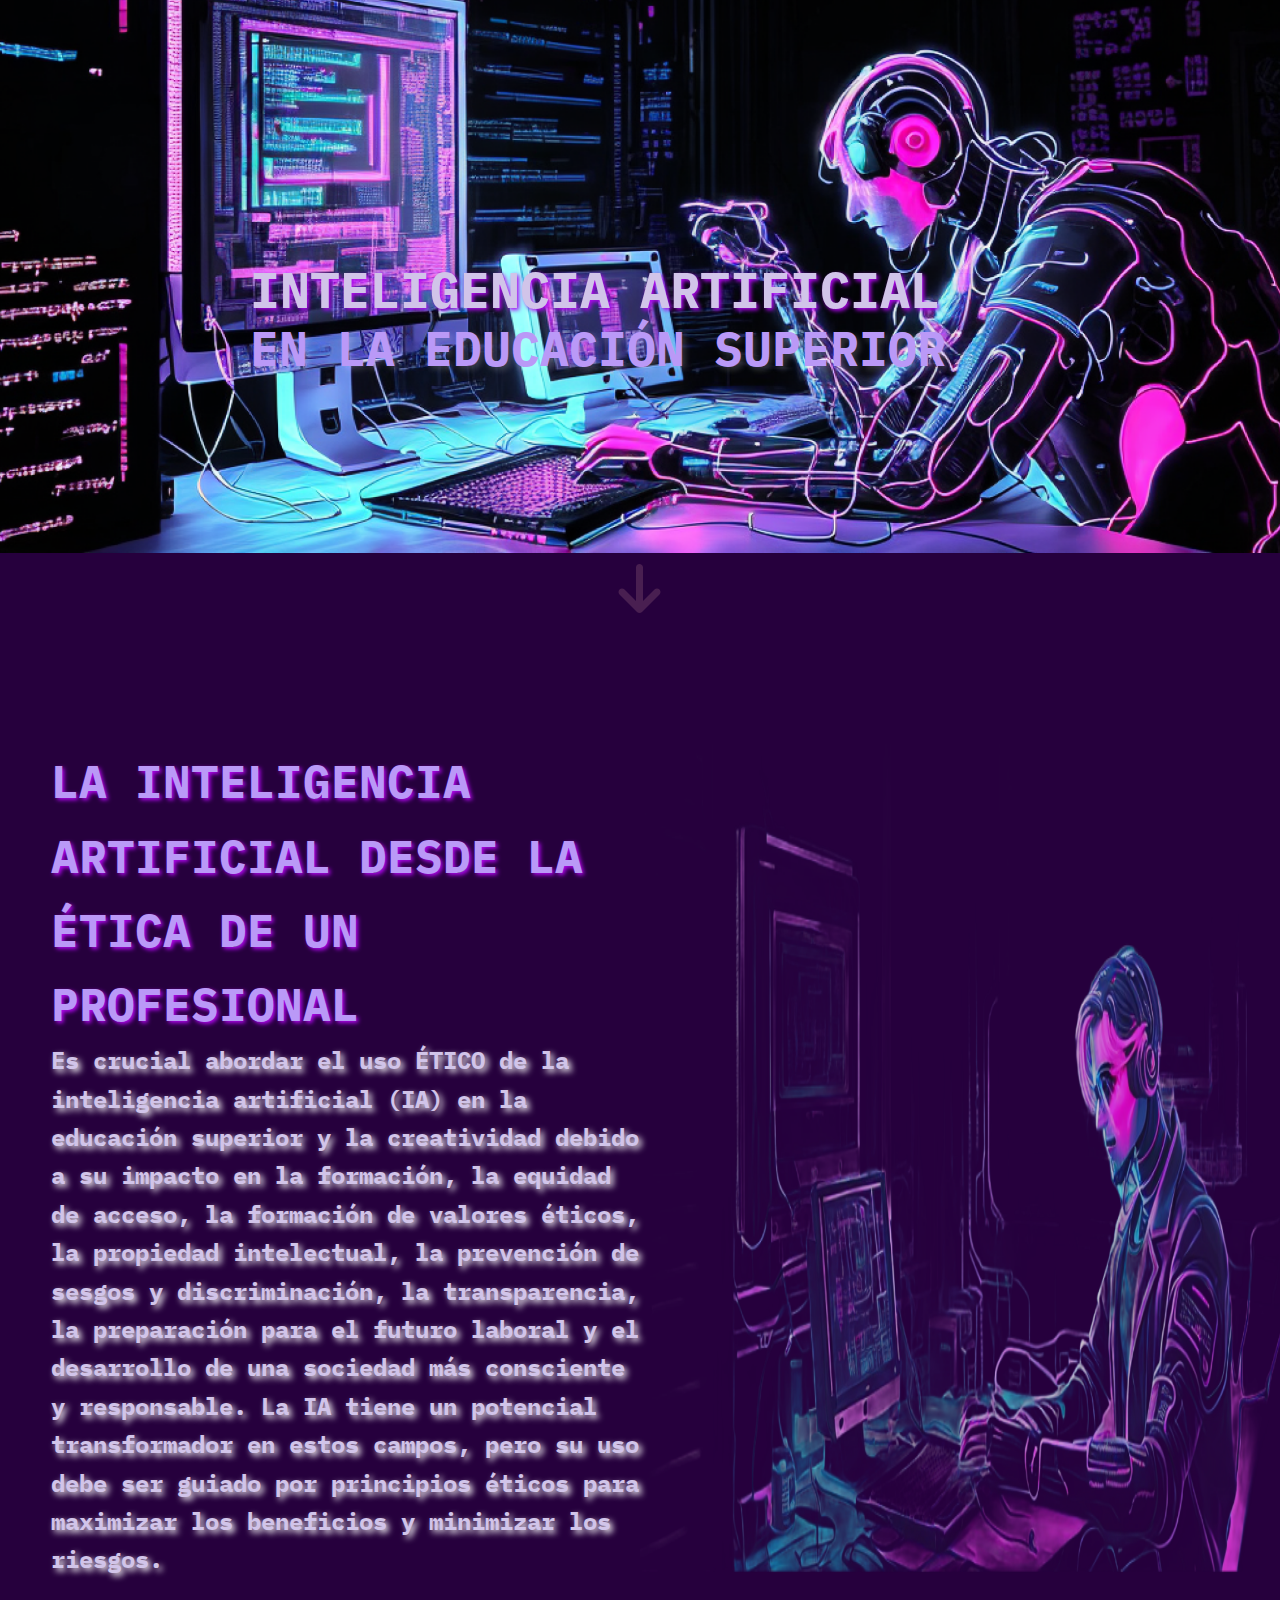
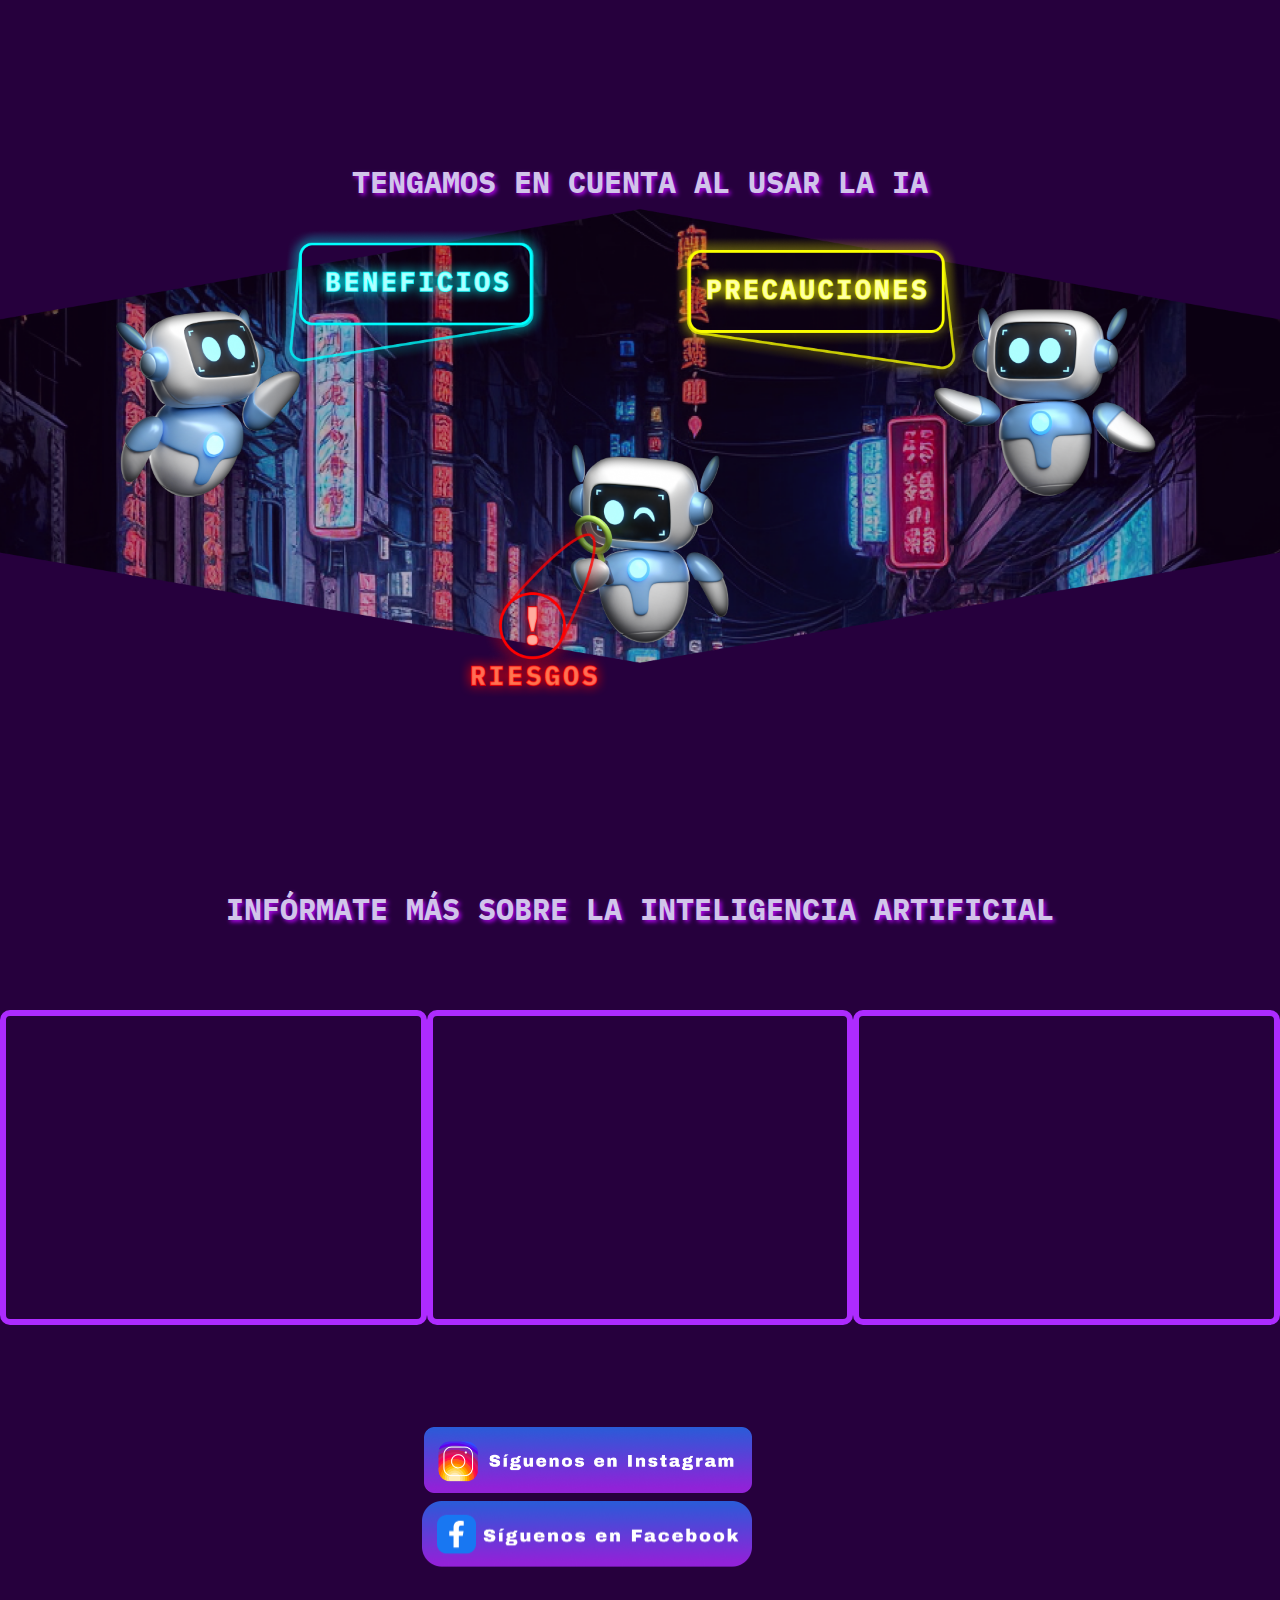
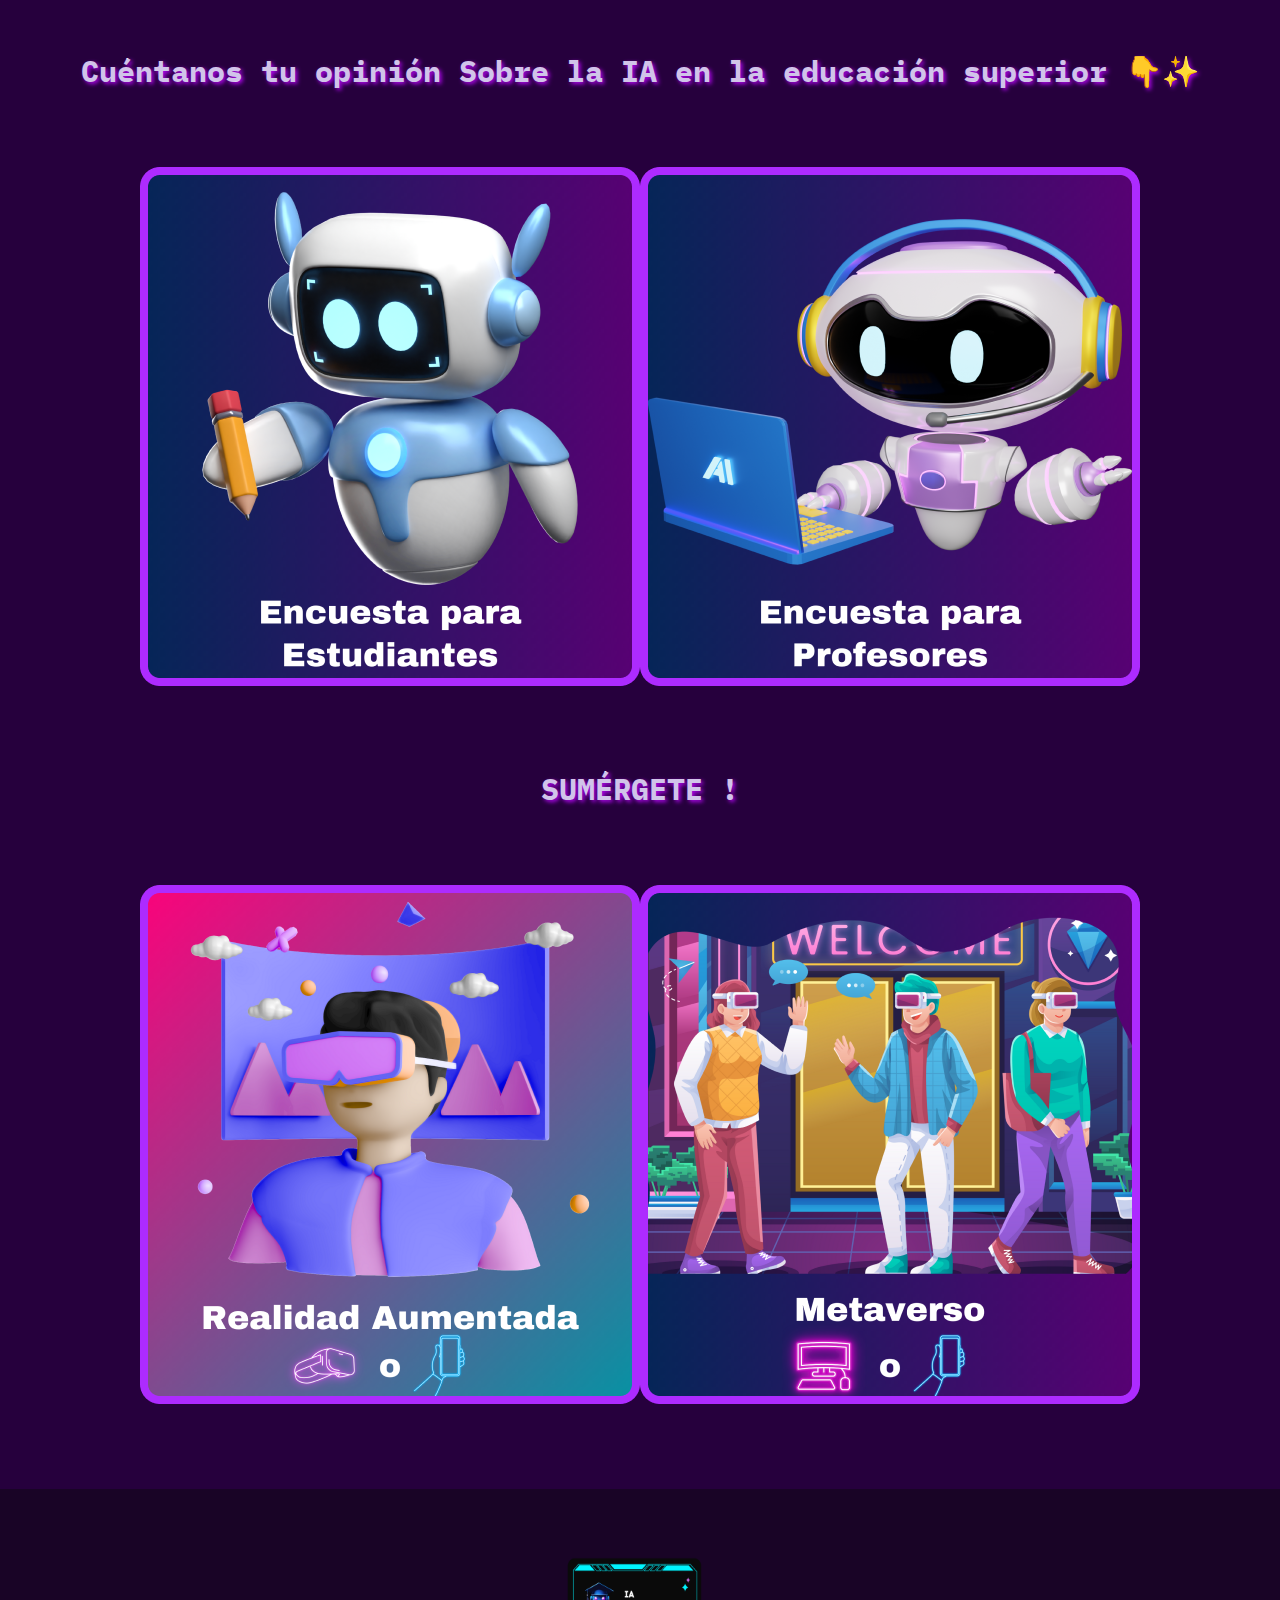
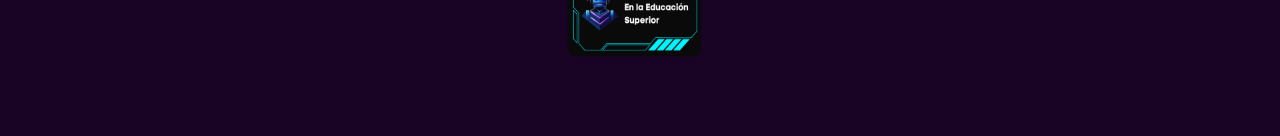
<file: docs/index.html>
<!DOCTYPE html>
<html lang="en">

<head>
    <meta charset="UTF-8">
    <meta name="viewport" content="width=device-width, initial-scale=1.0">
    <title>Inteligencia Artificial</title>
    <link rel="stylesheet" href="css\reset.css">
    <link rel="stylesheet" href="css\styles.css">
    <link rel="stylesheet" href="https://fonts.googleapis.com/css2?family=IBM+Plex+Mono&display=swap">
    <link rel="icon" type="image/png" sizes="192x192" href="images\favicon.ico">
    <link rel="stylesheet" href="https://cdnjs.cloudflare.com/ajax/libs/font-awesome/6.0.0-beta3/css/all.min.css">
</head>

<body>
    <audio autoplay loop>
        <source src="images/music.mp3" style="display: none;" type="audio/mpeg">
    </audio>
    <header>
        
        <div class="color-fondo">
            <img style="max-width: 100%;" src="images\programmer.png">
            <h1 class="titulo-principal">INTELIGENCIA ARTIFICIAL</h1>
            <h2 class="sub-title">EN LA EDUCACIÓN SUPERIOR</h2>
        </div>
        <div class="color-fondo">

            <div class="color-fondo" style="display: flex; justify-content: center; align-items: center;">
                <i class="fa-solid fa-arrow-down fa-beat-fade" style="color: #491f51; font-size: 3.5em;margin: 0 0 10%;"></i>
            </div>
        </div>
              
        <div class="color-fondo" 
            style="
            display: flex;
            flex-direction: row;
            justify-content: space-between;
            ">
            <div class="texto">
                <h1 class="titulo-info">LA INTELIGENCIA ARTIFICIAL DESDE LA ÉTICA DE UN PROFESIONAL</h1>
                <h2 class="parrafo-info">Es crucial abordar el uso ÉTICO de la inteligencia artificial (IA) en la educación superior y la
                    creatividad debido a su impacto en la formación, la equidad de acceso, la formación de valores éticos,
                    la propiedad intelectual, la prevención de sesgos y discriminación, la transparencia, la preparación
                    para el futuro laboral y el desarrollo de una sociedad más consciente y responsable. La IA tiene un
                    potencial transformador en estos campos, pero su uso debe ser guiado por principios éticos para
                    maximizar los beneficios y minimizar los riesgos.
                </h2>
            </div>
            <img class="imagen-fondo" src="images\people_with_AI.png">
        </div>
        <div class="color-fondo"><br /><br /><br /><br /><br /><br /><br /></div>
        <div class="color-fondo">
            <div class="titulo-seccion-container">
                <p class="titulo-seccion">TENGAMOS EN CUENTA AL USAR LA IA</p>
            </div>
            <div style="position: relative;z-index: 9999;">
                <a style="opacity: 0%;width: 18%; height: 16%; position: absolute; z-index: 9999; margin-left: 23.5%; margin-bottom: 50%; top: 8%;" id="boton" onmouseover="mostrarCajonB()" onmouseout="ocultarCajonB()" onmousedown="cambiarEstadoB()">B</a>
                <div id="cajonB" class="cajon" style="display: none;">
                    <div class="slideshow-container" style="position: relative;">
                        <div class="mySlidesB fade">
                            <img src="img/B1.png" style="width:70%; position: absolute; margin-top: 7%; margin-left: 2%; border-radius: 10%;">
                        </div>
        
                        <div class="mySlidesB fade">
                            <img src="img/B2.jpg" style="width:70%; position: absolute; margin-top: 7%; margin-left: 2%; border-radius: 10%;">
                        </div>
                        <div class="mySlidesB fade">
                            <img src="img/B3.jpg" style="width:70%; position: absolute; margin-top: 7%; margin-left: 2%; border-radius: 10%;">
                        </div>
                    </div>
                </div>
                <a style="opacity: 0%;width: 20%; height: 16%; position: absolute; z-index: 9999; margin-left: 53.6%; margin-bottom: 50%; top: 9.4%;" id="boton" onmouseover="mostrarCajonP()" onmouseout="ocultarCajonP()" onmousedown="cambiarEstadoP()">B</a>
                <div id="cajonP" class="cajon" style="display: none;">
                    <div class="slideshow-container" style="position: relative;">
                        <div class="mySlidesP fade">
                            <img src="img/P1.png" style="width:70%; position: absolute; margin-top: 8%; margin-left: 20%; border-radius: 10%;">
                        </div>
        
                        <div class="mySlidesP fade">
                            <img src="img/P2.png" style="width:70%; position: absolute; margin-top: 8%; margin-left: 20%; border-radius: 10%;">
                        </div>
                        <div class="mySlidesP fade">
                            <img src="img/P3.png" style="width:70%; position: absolute; margin-top: 8%; margin-left: 20%; border-radius: 10%;">
                        </div>
                    </div>
                </div>
                <a style="opacity: 0%;width: 12%; height: 13%; position: absolute; z-index: 9999; margin-left: 35.5%; margin-bottom: 50%; top: 88.5%;" id="boton" onmouseover="mostrarCajonR()" onmouseout="ocultarCajonR()" onmousedown="cambiarEstadoR()">B</a>
                <div id="cajonR" class="cajon" style="display: none; position: relative;">
                    <div class="slideshow-container">
                        <div class="mySlidesR fade">
                            <img src="img/R1.png" style="width:70%; position: absolute; margin-top: 38%; margin-left: 26%; border-radius: 10%;">
                        </div>
        
                        <div class="mySlidesR fade">
                            <img src="img/R2.png" style="width:70%; position: absolute; margin-top: 38%; margin-left: 26%; border-radius: 10%;">
                        </div>
                        <div class="mySlidesR fade">
                            <img src="img/R3.png" style="width:70%; position: absolute; margin-top: 38%; margin-left: 26%; border-radius: 10%;">
                        </div>
                    </div>
                </div>

                <img src="images/Group 5.png" class="group-image" alt="Group Image">
            </div>
        </div>
        <div class="color-fondo"><br /><br /><br /><br /><br /><br /><br /></div>
        <!-- Sección 5 -->
        <div class="color-fondo" style="position: relative;">
            <div class="informate-container">
                <p class="informate-titulo">INFÓRMATE MÁS SOBRE LA INTELIGENCIA ARTIFICIAL</p>
            </div>
            <br /><br /><br />
            <div class="video">
                <iframe class="size-video" src="https://www.youtube.com/embed/HFe8mfqgfB4?si=Tf4Yit0LlJYsE-aR" title="YouTube video player" frameborder="0"
                    allow="accelerometer; autoplay; clipboard-write; encrypted-media; gyroscope; picture-in-picture; web-share"
                    allowfullscreen></iframe>
                <iframe class="size-video"  src="https://www.youtube.com/embed/OxBJhmY-GjY?si=Rj3kxJkRS1WeCP2c" title="YouTube video player" frameborder="0"
                    allow="accelerometer; autoplay; clipboard-write; encrypted-media; gyroscope; picture-in-picture; web-share"
                    allowfullscreen></iframe>
                <iframe class="size-video"  src="https://www.youtube.com/embed/OPgsjJ1fDoE?si=v2AnctlbsZVod8EB" title="YouTube video player" frameborder="0"
                    allow="accelerometer; autoplay; clipboard-write; encrypted-media; gyroscope; picture-in-picture; web-share"
                    allowfullscreen></iframe>
            </div>
        </div>
        <div class="color-fondo"><br /><br /><br /><br /></div>
        <!-- Sección 6 -->
        <div class="color-fondo">
            <div class="center-item" style="margin-left: 15%;">
                <a href="https://www.instagram.com/ia_educacion_superior/">
                    <div >
                        <img src="images/instagram.png" class="instagram-icon" alt="Instagram Icon">
                    </div>
                </a>
            </div>
            
            <div class="center-item" style="margin-left: 15%;">
                <a href="https://www.facebook.com/profile.php?id=61551920372407">
                    <div >
                        <img src="images/facebook.png" class="facebook-icon" alt="Facebook Icon">
                    </div>
                </a>
            </div>
           
            <div class="cuentanos-container">
                <br /><br /><br /><br />
                <p class="cuentanos-titulo">Cuéntanos tu opinión Sobre la IA en la educación superior 👇✨</p>
                <br /><br /><br />
            </div>
            <div class="center-item" style="cursor: pointer;">
                    <a href="https://docs.google.com/forms/d/1sy26rhGXnaEsQj6QZwxAVoHeaDGjpPbS0V_QUoYfAGY/edit" style="text-decoration: none;">
                        <img src="images/encuesta.png"  onmouseover="enlargeImage(this);" onmouseout="shrinkImage(this);">
                    </a>
                    
                    <a href="https://docs.google.com/forms/d/1tdSRJ7afUx1Grqtiy_uzYv-AfgvBv5SkRfSQ7btma6Y/edit" style="text-decoration: none;">
                        <img src="images/escuesta_teachers.png"  onmouseover="enlargeImage(this);" onmouseout="shrinkImage(this);">
                    </a>
            </div>
            <div class="title-final">  
                <br /><br /><br /><br />
                <p>SUMÉRGETE !</p> 
            </div>
            <div class="center-item" style="cursor: pointer;display: flex;justify-content: center;">
                    <a href="https://3rzx7.zappar.io/8126875524638521933/v8/" style="text-decoration: none;">
                        <img src="images/realidad_aumentada.png"  onmouseover="enlargeImage(this);" onmouseout="shrinkImage(this);">
                    </a>
                    
                    <a href="https://www.spatial.io/s/IA-en-la-Educacion-Superior-UQ-6514f4500bb8936ebfd7cab4?share=8065457630615205466" style="text-decoration: none;">
                        <img src="images/metaverso.png"  onmouseover="enlargeImage(this);" onmouseout="shrinkImage(this);">
                    </a>
            </div>
            <br /><br /><br />
        </div>
        
        <!-- Sección 7 (Footer) -->
        <footer style="background-color: #190426;">
            <div>
                <a href="https://www.uniquindio.edu.co" target="_blank">
                    <img src="images/uniquindio_logo.png" alt="Enlace a la Universidad del Quindío" class="uniquindio-logo">
                </a>
            </div>
        </footer>
    </header>
    <script src="js/scripts.js"></script>
</body>

</html>
</file>
